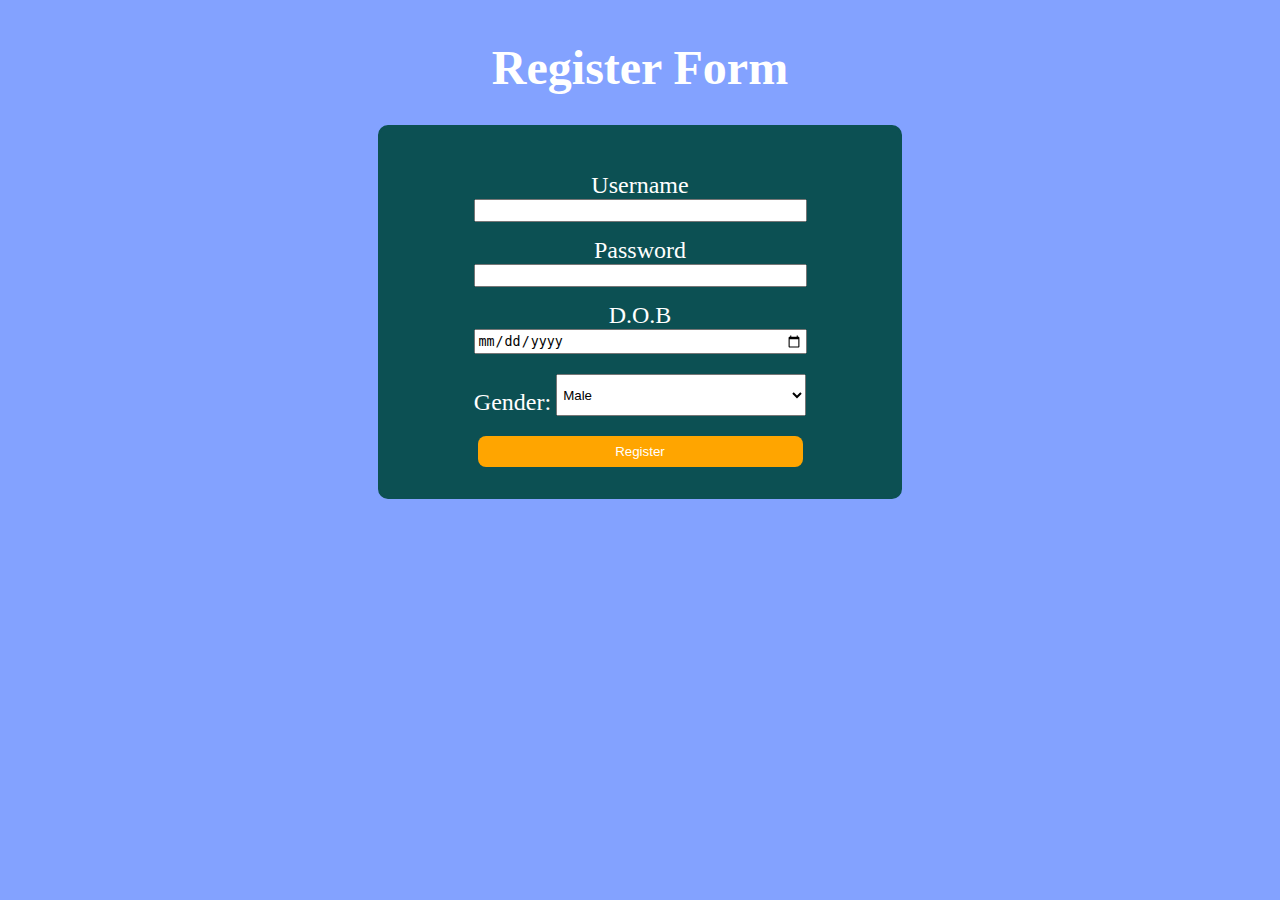
<file: Check Point 1/Bài 3/index.html>
<!DOCTYPE html>
<html lang="en">
<head>
    <meta charset="UTF-8">
    <meta http-equiv="X-UA-Compatible" content="IE=edge">
    <meta name="viewport" content="width=device-width, initial-scale=1.0">
    <title>Document</title>
    <link rel="stylesheet" href="style.css">
</head>
<body>
    <h1>Register Form</h1>
    <div class="form">
        <label for="username">Username</label>
        <input type="text" id="username">

        <label for="pass">Password</label>
        <input type="password" id="pass">

        <label for="dob">D.O.B</label>
        <input type="date" id="dob">

        <div class="gender">
            <label for="gen">Gender:</label>
            <select name="gender" id="genders" style="width: 50%; padding: 2px; margin-left: 5px;">
                <option value="male">Male</option>
                <option value="female">Female</option>
            </select>
        </div>
        

        <button onclick="register()">Register</button>
    </div>
    
    <script src="./app.js"></script>
</body>
</html>
</file>
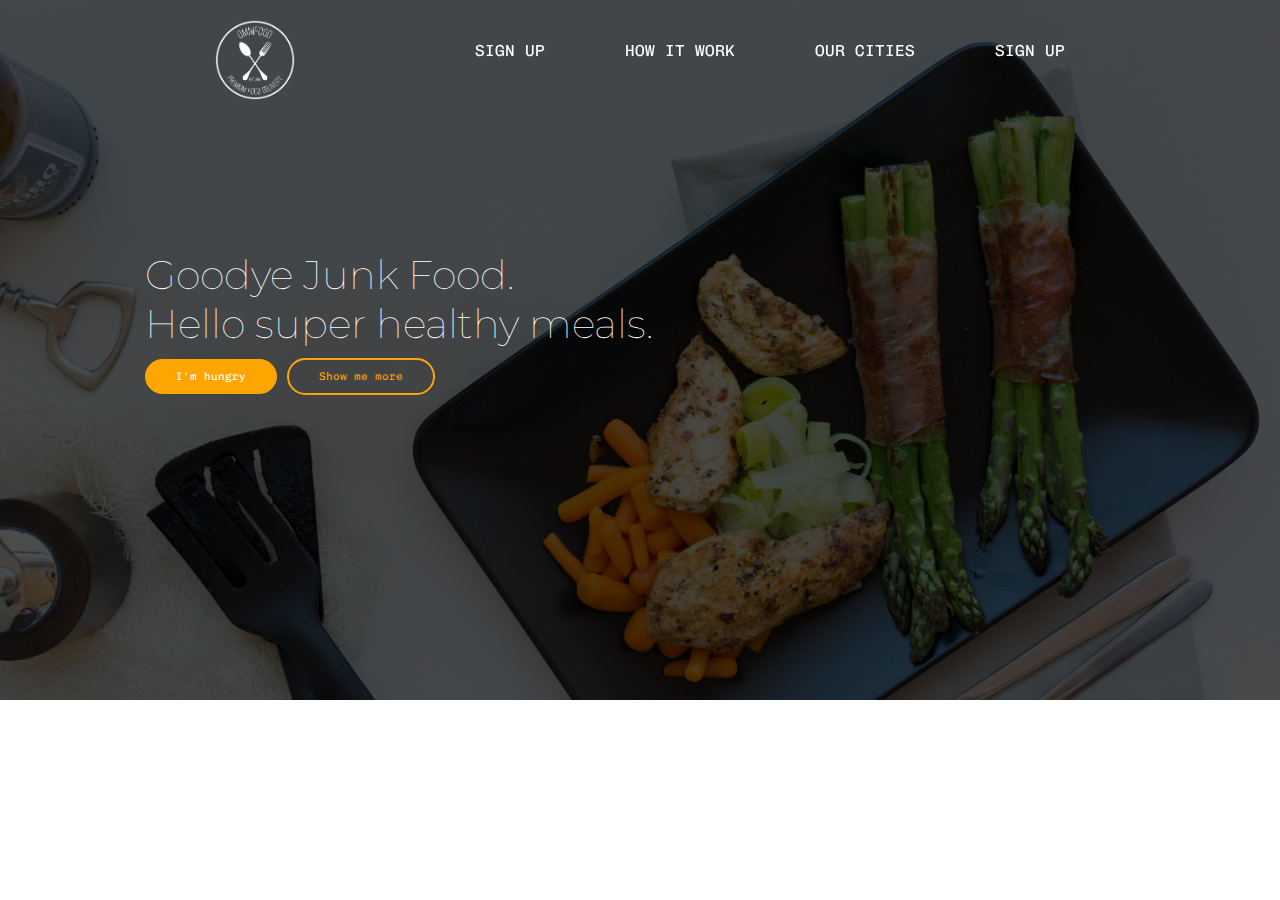
<file: Omni_Page/Part1/index.html>
<!DOCTYPE html>
<html lang="en">
<head>
    <meta charset="UTF-8">
    <meta http-equiv="X-UA-Compatible" content="IE=edge">
    <meta name="viewport" content="width=device-width, initial-scale=1.0">
    <title>Document</title>
    <link rel="stylesheet" href="style.css">
</head>
<body>
    <div class="header" id="nag">
        <div class="inner_header">
            <div class="logo_container">
                <img src="../Resource/Copy of logo-white.png" alt="">
            </div>

            <ul class="nagivation">
                <a><li>SIGN UP</li></a>
                <a><li>HOW IT WORK</li></a>
                <a><li>OUR CITIES</li></a>
                <a><li>SIGN UP</li></a>
            </ul>
        </div>
    </div>

    <div class="photo">
        <div class="text">
            <h1>Goodye Junk Food.</h1>
            <h1>Hello super healthy meals.</h1>
        
            <button id="o">I'm hungry</button>
            <button id="t">Show me more</button>
        </div>
    </div>
</body>
</html>
</file>
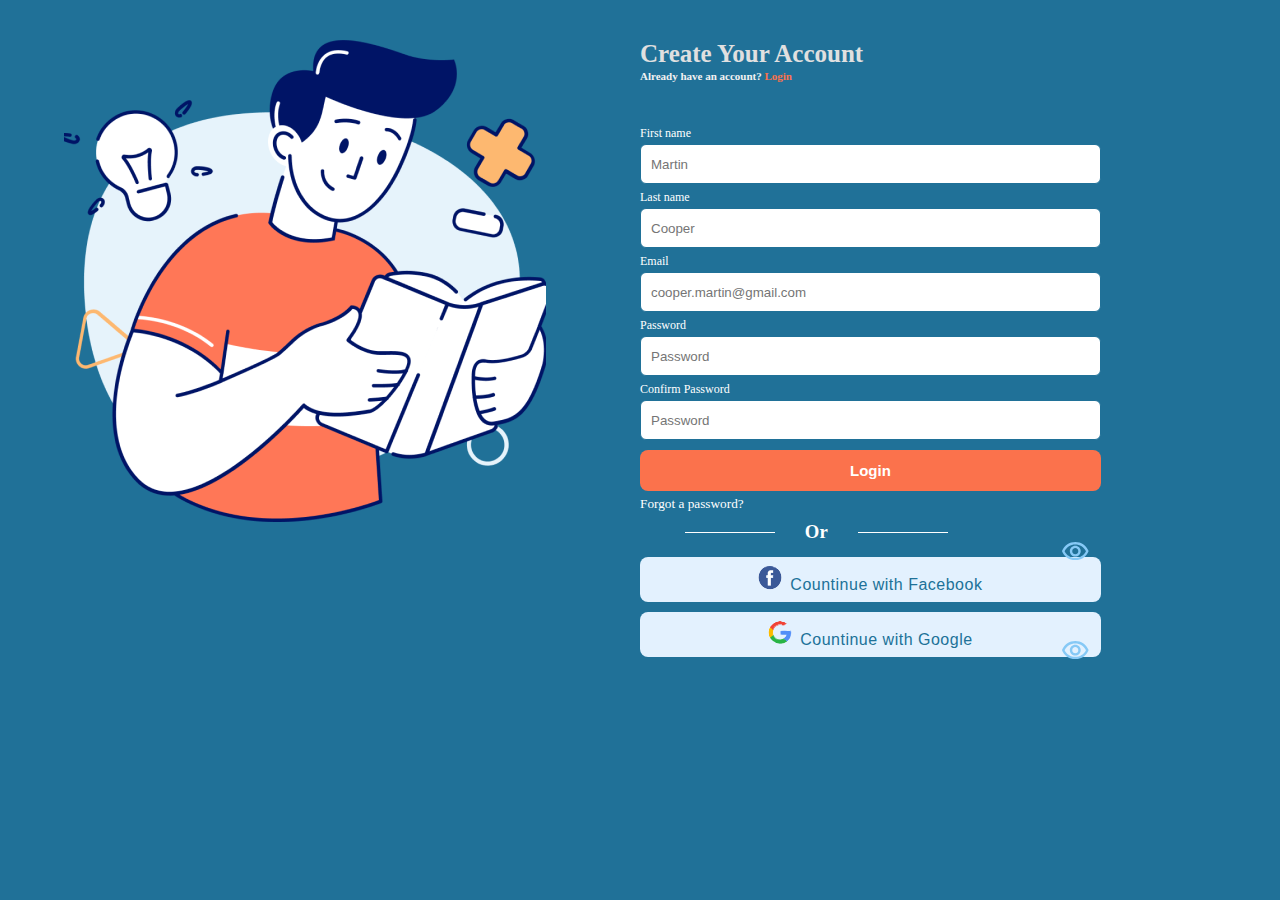
<file: Pre-Running 01/src/screens/auth/SignIn/index.html>
<!DOCTYPE html>
<html lang="en">
<head>
    <meta charset="UTF-8">
    <meta http-equiv="X-UA-Compatible" content="IE=edge">
    <meta name="viewport" content="width=device-width, initial-scale=1.0">
    <title>Document</title>
    <link rel="stylesheet" href="style.css">
    <script type="module" src="./SignIn.js"></script>
</head>
<body>
    <div class="container">
        <div class="box">
            <div class="box_img"><img src="../../../../assets/img/Reading book 1.png" alt=""></div>
            
            <div class="box_form">
                <h1>Create Your Account</h1>
                <h4>Already have an account? <a href="../SignUp/">Login</a></h4>
    
                <div class="box_input">
                    <div id="eyes" onclick="ShowPass()"></div>
                    <div id="coneyes" onclick="ShowConPass()"></div>

                    <label for="firstname">First name</label>
                    <input type="text" id="firstname" placeholder="Martin">
                    <div id="error-firstname" class="error"></div>
    
                    <label for="lastname">Last name</label>
                    <input type="text" id="lastname" placeholder="Cooper">
                    <div id="error-lastname" class="error"></div>

                    <label for="email">Email</label>
                    <input type="text" id="email" placeholder="cooper.martin@gmail.com">
                    <div id="error-email" class="error"></div>

                    <label for="password">Password</label>
                    <input type="password" id="password" placeholder="Password">
                    <div id="error-password" class="error"></div>

                    <label for="conpassword">Confirm Password</label>
                    <input type="password" id="conpassword" placeholder="Password">
                    <div id="error-conpassword" class="error"></div>

    
                    <button onclick="check()">Login</button>
                    <h5>Forgot a password?</h5>
                </div>
    
                <div class="box_seperate">
                    <div class="line"></div>
                    <h3>Or</h3>
                    <div class="line"></div>
                </div>
    
                <button class="box_button"> <img src="../../../../assets/icon/facebook.png" alt="" class="icon">Countinue with Facebook</button>
                <button class="box_button"> <img src="../../../../assets/icon/google.png" alt="" class="icon">Countinue with Google</button>
            </div>
        </div>
    </div>
<script src="./SignIn.js"></script>
</body>
</html>
</file>
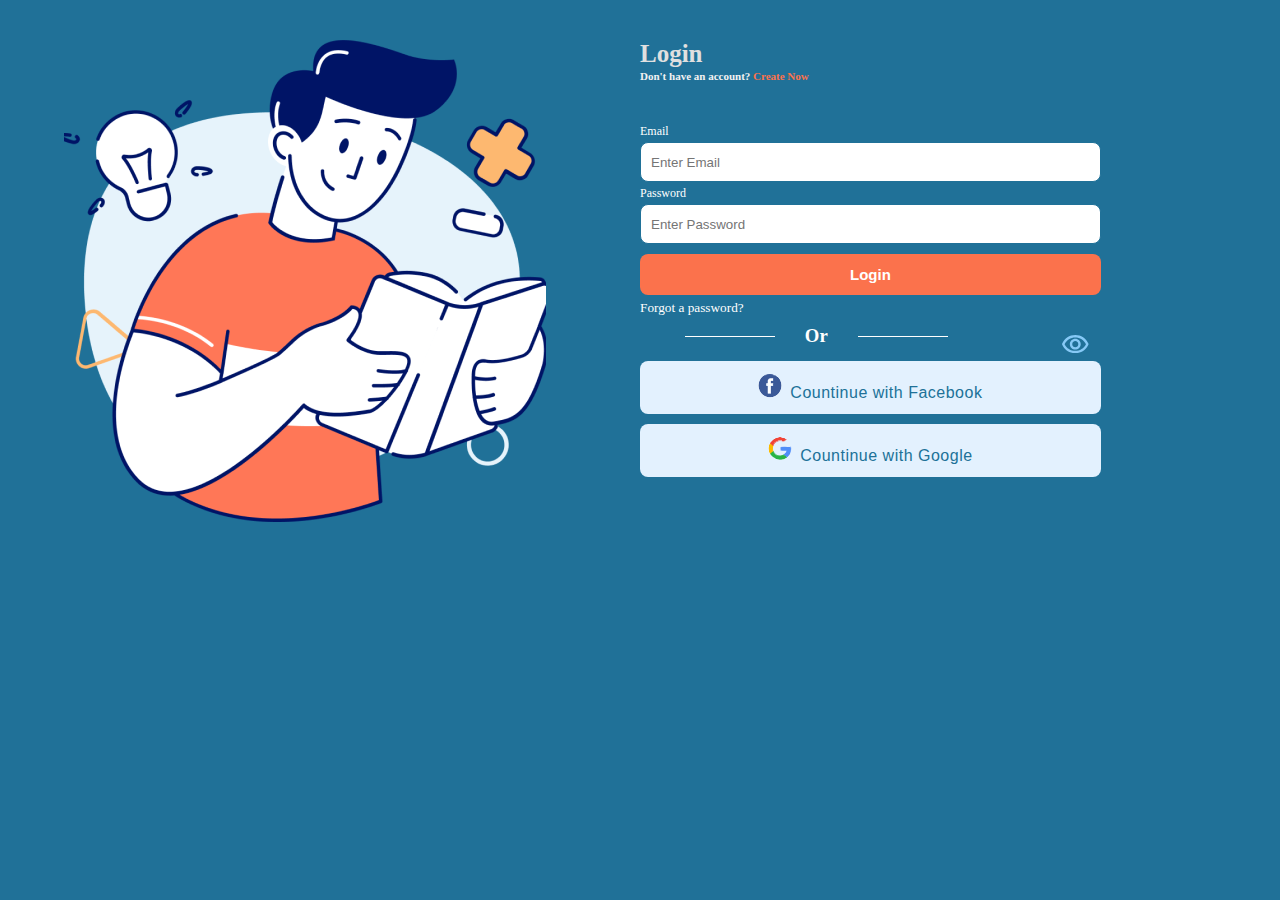
<file: Pre-Running 01/src/screens/auth/SignUp/index.html>
<!DOCTYPE html>
<html lang="en">
<head>
    <meta charset="UTF-8">
    <meta http-equiv="X-UA-Compatible" content="IE=edge">
    <meta name="viewport" content="width=device-width, initial-scale=1.0">
    <title>Document</title>
    <link rel="stylesheet" href="style.css">
</head>
<body>
    <div class="container">
        <div class="box">
            <div class="box_img"><img src="../../../../assets/img/Reading book 1.png" alt=""></div>
            
            <div class="box_form">
                <h1>Login</h1>
                <h4>Don't have an account? <a href="../SignIn/">Create Now</a></h4>
    
                <div class="box_input">
                    <div id="eyes" onclick="ShowPass()"></div>

                    <label for="name">Email</label>
                    <input type="text" id="name" placeholder="Enter Email">
                    <div id="error-email" class="error"></div>
    
                    <label for="pass">Password</label>
                    <input type="password" id="pass" placeholder="Enter Password">
                    <div id="error-password" class="error"></div>
    
                    <button onclick="check()">Login</button>
                    <h5>Forgot a password?</h5>
                </div>
    
                <div class="box_seperate">
                    <div class="line"></div>
                    <h3>Or</h3>
                    <div class="line"></div>
                </div>
    
                <button class="box_button"> <img src="../../../../assets/icon/facebook.png" alt="" class="icon">Countinue with Facebook</button>
                <button class="box_button"> <img src="../../../../assets/icon/google.png" alt="" class="icon">Countinue with Google</button>
            </div>
        </div>
    </div>
    <script src="./SignUp.js"></script>
</body>
</html>
</file>
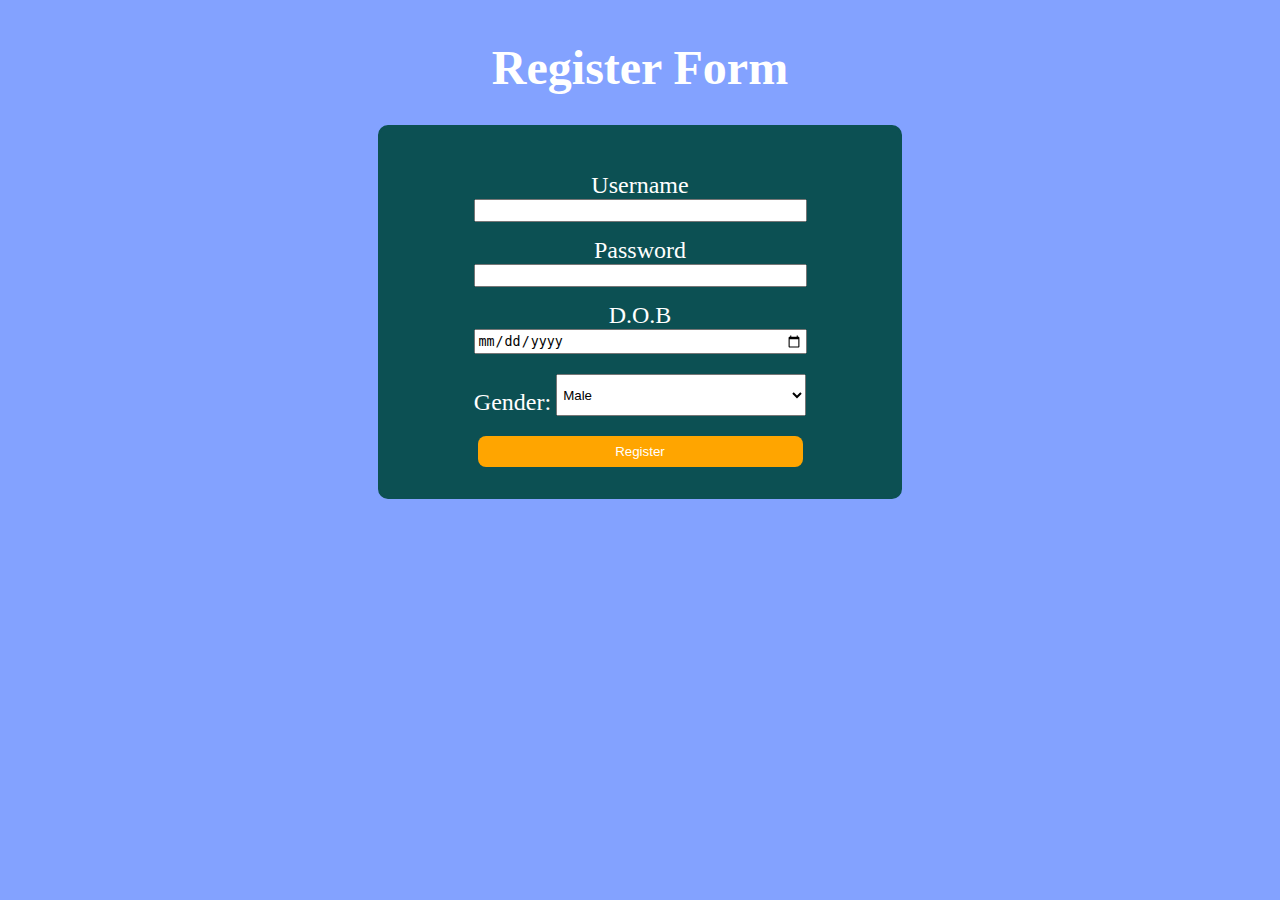
<file: Check Point 1/Bài 3/register.html>
<!DOCTYPE html>
<html lang="en">
<head>
    <meta charset="UTF-8">
    <meta http-equiv="X-UA-Compatible" content="IE=edge">
    <meta name="viewport" content="width=device-width, initial-scale=1.0">
    <title>Document</title>
    <link rel="stylesheet" href="style.css">
</head>
<body>
    <h1>Register Form</h1>
    <div class="form">
        <label for="name">Username</label>
        <input type="text" id="name">

        <label for="pass">Password</label>
        <input type="password" id="pass">

        <label for="dob">D.O.B</label>
        <input type="date" id="dob">

        <div class="gender">
            <label for="gen">Gender:</label>
            <select name="gender" id="gen" style="width: 50%; padding: 2px; margin-left: 5px;">
                <option value="Male">Male</option>
                <option value="Female">Female</option>
            </select>
        </div>
        
        
        <button onclick="register()">Register</button>
    </div>
    <script src="./app.js"></script>
</body>
</html>
</file>
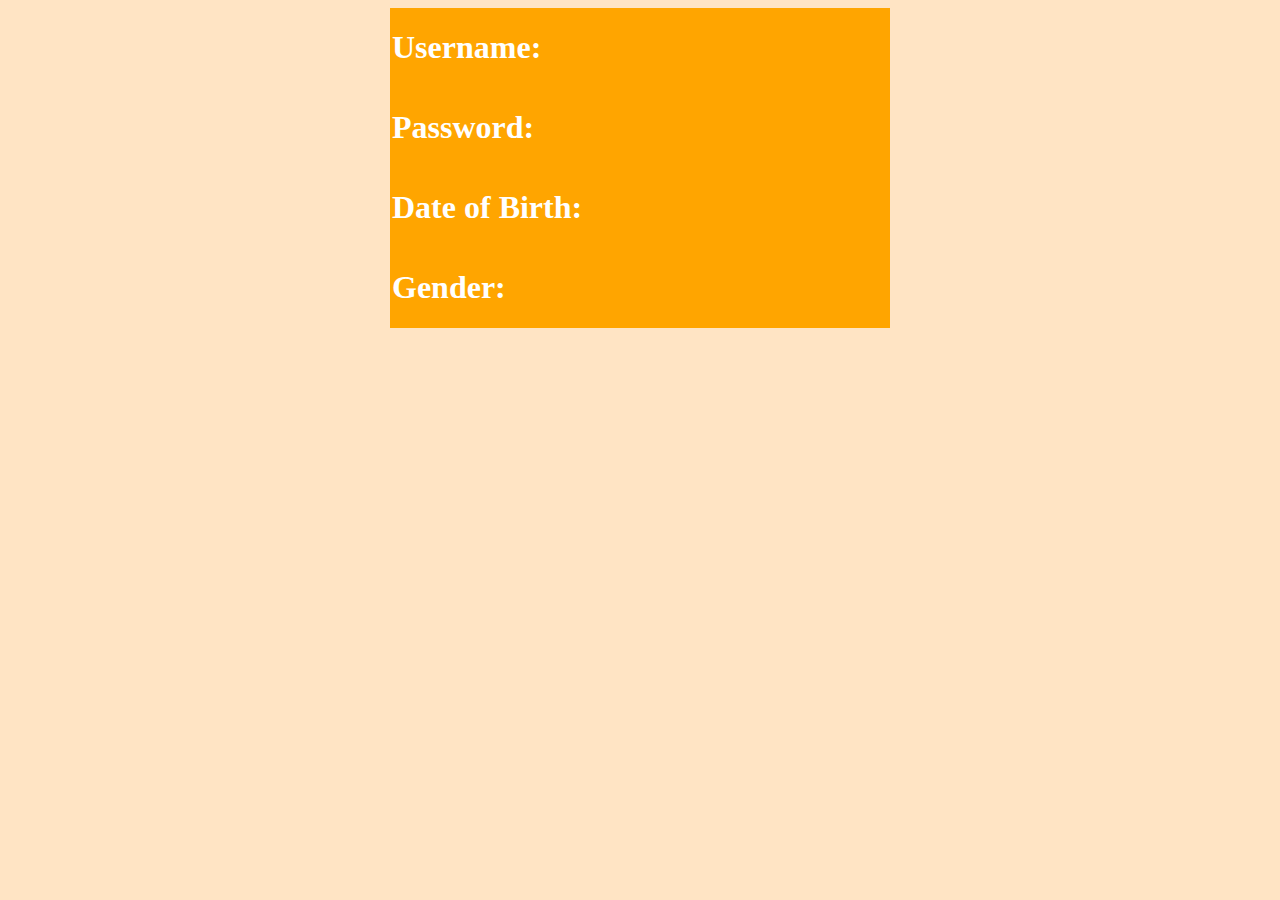
<file: Check Point 1/Bài 3/show.html>
<!DOCTYPE html>
<html lang="en">
<head>
    <meta charset="UTF-8">
    <meta http-equiv="X-UA-Compatible" content="IE=edge">
    <meta name="viewport" content="width=device-width, initial-scale=1.0">
    <title>Document</title>
    <link rel="stylesheet" href="showed.css">
</head>
<body>
    <div class="display">
        <div class="info">
            <h1>Username:</h1>
            <h2 id="iden"></h2>
        </div>
        
        <div class="info">
            <h1>Password: </h1>
            <h2 id="code"></h2> 
        </div>

        <div class="info">
            <h1>Date of Birth:</h1>
            <h2 id="born"></h2>
        </div>

        <div class="info">
            <h1>Gender:</h1> 
            <h2 id="gend"></h2>
        </div>
    </div>

    <script src="./show.js"></script>
</body>
</html>
</file>
<file: Check Point 1/Bài 3/style.css>
*{
    margin: 0;
    padding: 0;
}

body{
    display: flex;
    flex-direction: column;
    justify-content: center;
    align-items: center;
    background-color: rgb(131, 162, 255);
}

h1{
    margin-top: 40px;
    font-size: 3rem;
    color: white;
}

label{
    font-size: 1.5rem;
    color: white;
    margin-top: 15px;

}

input{
    width: 65%;
    padding: 2px;
}

.form{
    width: 500px;
    height: 350px;
    border: 2px solid rgb(12, 80, 83);
    border-radius: 10px;
    display: flex;
    flex-direction: column;
    justify-content: center;
    align-items: center;
    padding: 10px;
    margin-top: 30px;
    background-color: rgb(12, 80, 83);
}

button{
    margin-top: 20px;
    width: 65%;
    padding: 8px;
    border-radius: 8px;
    border: none;
    background-color: orange;
    color: white;
    cursor: pointer;
}

.gender{
    width: 100%;
    margin-top: 20px;
    display: flex;
    flex-direction: row;
    justify-content: center;
}
</file>
<file: Omni_Page/Part1/style.css>
@import url('https://fonts.googleapis.com/css2?family=Chivo+Mono&display=swap');
@import url('https://fonts.googleapis.com/css2?family=Montserrat:wght@200&display=swap');

* {
    margin: 0;
    padding: 0;
    box-sizing: border-box;
    font-family: 'Chivo Mono', monospace;
}

body {
    position: relative;
}

body::after{
    content: '';
    display: block;
    height: 100px;
}

.header{
    width: 100%;
    height: 80px;
    display: block;
    background: transparent;
    position: fixed;
    padding-top: 20px;
}

.inner_header{
    width: 90%;
    height: 100%;
    display: block;
    margin: 0 auto;
    display: flex;
    justify-content: center;
}

.logo_container{
    height: 100%;
    display: table;
    padding-right: 140px;
}

.logo_container img{
    height: 100%;
    width: 80px;
}

.nagivation{
    height: 100%;
}

.nagivation a{
    height: 100%;
    display: table;
    float: left;
    padding: 0 40px;
}

.nagivation a:last-child{
    padding-right: 0;
}

.nagivation a li{
    display: table-cell;
    vertical-align: middle;
    height: 100%;
    font-size: 16px;
    cursor: pointer;
    font: inherit;
    color: white;
}

.photo{
    background: rgba(0,0,0,0.7) url("../Resource/hero.jpg");
    height: 700px;
    background-size: cover;
    background-repeat: no-repeat;
    background-blend-mode: darken;
    display: flex;
    align-items: center;
}

.text{
    padding-bottom: 55px;
    padding-left: 145px;
}

.text h1{
    font-size: 40px;
    color: white;
    font-family: 'Montserrat', sans-serif !important;
    font-weight: lighter;
}
 
.text button{
    margin-top: 10px;
    cursor: pointer;
}

.text button#o {
    justify-content: center;
    padding: 10px 30px;
    font-size: 11px;
    border-radius: 100px;
    color: white;
    background-color: orange;
    border: 1px solid orange;
}

.text button#t {
    justify-content: center;
    padding: 10px 30px;
    font-size: 11px;
    border-radius: 100px;
    border: 2px solid orange;
    background-color: transparent;
    color: orange;
}

.text h1{
    font-family: 'Montserrat', sans-serif;
}
</file>
<file: Pre-Running 01/src/screens/auth/SignIn/style.css>
*{
    padding: 0;
    margin: 0;
}

body{
    background: #207198;
}

.container{
    width: 100%;
    height: 100%;
    display: flex;
    justify-content: center;
}

.box{
    width: 90%;
    height: 100%;
    display: flex;
    flex-direction: row;
    margin-top: 40px;
}

.box_img{
    width: 50%;
    float: left;
}

.box_form{
    width: 40%;
    float: right;
}

.box_form h1{
    color: #E0E0E0;
    font-size: 25px;
}

.box_form h4{
    font-size: 11px;
    line-height: 17px;
    color: #F2F2F2;
    margin-bottom: 35px;
}

.box_form a{
    text-decoration: none;
    color: rgba(251, 114, 76, 1);
}

.box_input{
    display: flex;
    flex-direction: column;
}

input{
    box-sizing: border-box;
    background-color: #ffffff;
    border-radius: 6px;
    border: 1px solid #207198;
    height: 40px;
    outline-color: rgb(31, 206, 31);
    padding-left: 10px;
}

label{
    color: #ffffff;
    font-size: 12px;
    line-height: 22px;
    margin-top: 2px;
}

.error h5{
    font-family: 'Source Sans Pro';
    font-style: normal;
}

.box_input .error .ErrorText{
    color: #FF0C3E;
    font-size: 12px;
    line-height: 22px;
    font-weight: 400;
}

button{
    background-color: rgba(251, 114, 76, 1);
    border-radius: 8px;
    padding: 12px;
    border: none;
    font-size: 15px;
    font-weight: 700;
    color: #ffffff;
    margin-top: 10px;
    cursor: pointer;
}

.box_input h5{
    margin-top: 5px;
    color: #ffffff;
    font-weight: 300;
}


.box_seperate{
    width: 70%;
    height: 30px;
    display: flex;
    flex-direction: row;
    align-items: center;
    justify-content: space-evenly;
    margin-top: 5px;
    margin-left: 15px;
}

.box_seperate h3{
    color: #ffffff;
}

.line{
    height: 1px;
    width: 90px;
    background: #ffffff;
}

.box_button{
    width: 100%;
    background: #E3F1FE;
    border-radius: 8px;
    padding: 8px;
    font-size: 16px;
    font-weight: 400;
    color: #207198;
    letter-spacing: 0.5px;
    cursor: pointer;
}

.icon{
    margin-right: 8px;
}

#eyes{
    width: 27px;
    height: 20px;
    background-image: url(../../../../assets/icon/Vector.svg);
    background-size: cover;
    position: absolute;
    left: 83%;
    top: 60%;
    cursor: pointer;
}

#coneyes{
    width: 27px;
    height: 20px;
    background-image: url(../../../../assets/icon/Vector.svg);
    background-size: cover;
    position: absolute;
    left: 83%;
    top: 71%;
    cursor: pointer;
}

#eyes img{
    object-fit: cover;
    width: 100%;
}

#coneyes img{
    object-fit: cover;
    width: 100%;
}

.box_input .error h5{
    color: #FF0C3E;
    font-size: 12px;
    line-height: 22px;
    font-weight: 400;
}
</file>
<file: Pre-Running 01/src/screens/auth/SignUp/style.css>
*{
    padding: 0;
    margin: 0;
}

body{
    background: #207198;
}

.container{
    width: 100%;
    height: 100%;
    display: flex;
    justify-content: center;
}

.box{
    width: 90%;
    height: 100%;
    display: flex;
    flex-direction: row;
    margin-top: 40px;
}

.box_img{
    width: 50%;
    float: left;
}

.box_form{
    width: 40%;
    float: right;
}

.box_form h1{
    color: #E0E0E0;
    font-size: 25px;
}

.box_form h4{
    font-size: 11px;
    line-height: 17px;
    color: #F2F2F2;
    margin-bottom: 35px;
}

.box_form a{
    text-decoration: none;
    color: rgba(251, 114, 76, 1);
}

.box_input{
    display: flex;
    flex-direction: column;
}

input{
    box-sizing: border-box;
    background-color: #ffffff;
    border-radius: 8px;
    border: 1px solid #207198;
    height: 40px;
    outline-color: rgb(31, 206, 31);
    padding-left: 10px;
}

label{
    color: #ffffff;
    font-size: 12px;
    line-height: 22px;
}

.error h5{
    font-family: 'Source Sans Pro';
    font-style: normal;
}

.box_input .error .ErrorText{
    color: #FF0C3E;
    font-size: 12px;
    line-height: 22px;
    font-weight: 400;
}

button{
    background-color: rgba(251, 114, 76, 1);
    border-radius: 8px;
    padding: 12px;
    border: none;
    font-size: 15px;
    font-weight: 700;
    color: #ffffff;
    margin-top: 10px;
    cursor: pointer;
}

.box_input h5{
    margin-top: 5px;
    color: #ffffff;
    font-weight: 300;
}


.box_seperate{
    width: 70%;
    height: 30px;
    display: flex;
    flex-direction: row;
    align-items: center;
    justify-content: space-evenly;
    margin-top: 5px;
    margin-left: 15px;
}

.box_seperate h3{
    color: #ffffff;
}

.line{
    height: 1px;
    width: 90px;
    background: #ffffff;
}

.box_button{
    width: 100%;
    background: #E3F1FE;
    border-radius: 8px;
    padding: 12px;
    font-size: 16px;
    font-weight: 400;
    color: #207198;
    letter-spacing: 0.5px;
    cursor: pointer;
}

.icon{
    margin-right: 8px;
}

#eyes{
    width: 27px;
    height: 20px;
    background-image: url(../../../../assets/icon/Vector.svg);
    background-size: cover;
    position: absolute;
    left: 83%;
    top: 37%;
    cursor: pointer;
}

#eyes img{
    object-fit: cover;
    width: 100%;
}
</file>
<file: Check Point 1/Bài 3/showed.css>
body{
    display: flex;
    justify-content: center;
    align-items: center;
    background-color: bisque;
}

.display{
    background-color: orange;
    width: 500px;
    height: auto;
    display: flex;
    flex-direction: column;
}

h1, h2{
    color: white;
}

h1{
    margin-right: 10px;
    margin-left: 2px;
}

h2{
    margin-top: 28px;
}

.info{
    display: flex;
    flex-direction: row;
    height: auto;
    width: auto;
}
</file>
